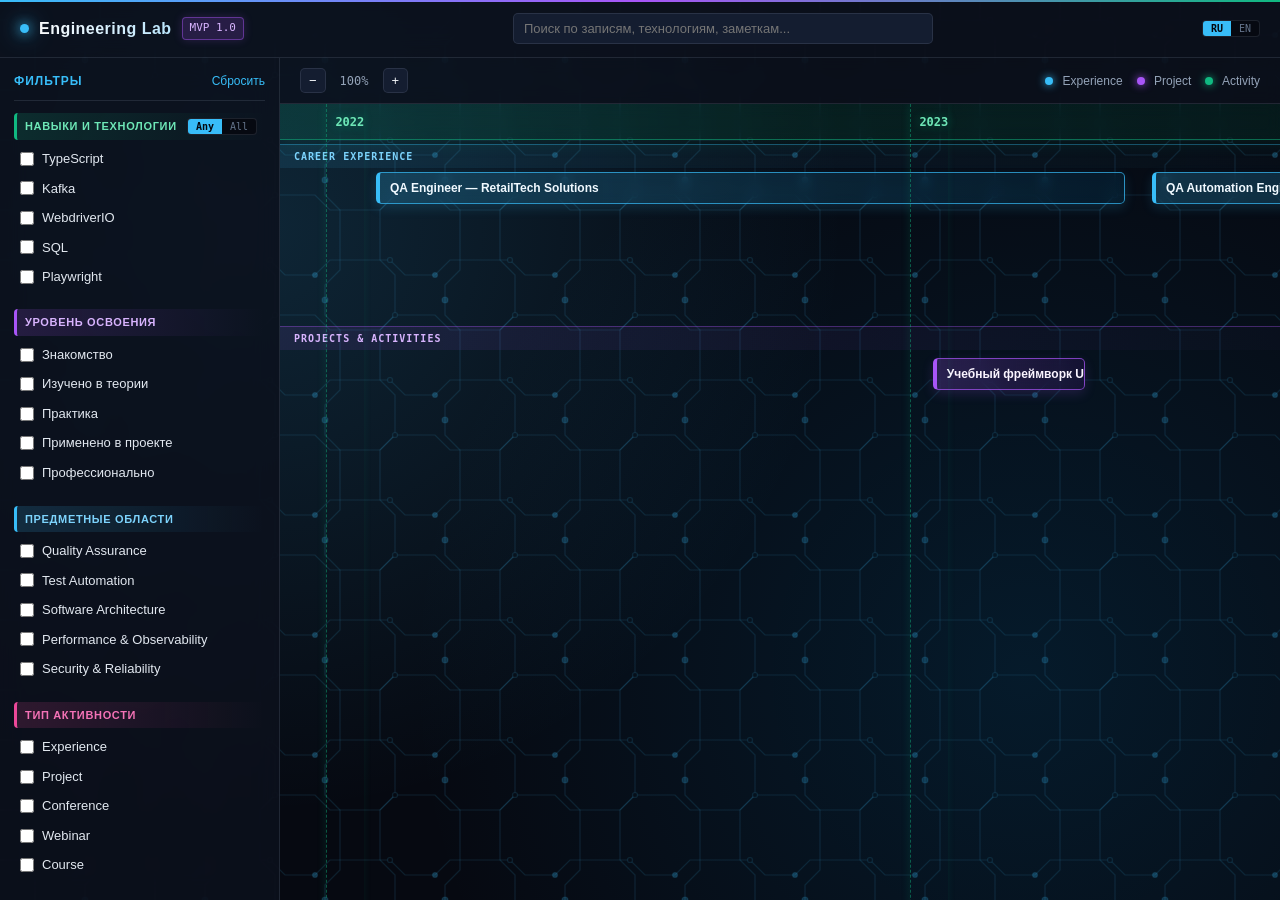
<file: index.html>
<!DOCTYPE html>
<html lang="ru">
<head>
  <meta charset="UTF-8" />
  <meta name="viewport" content="width=device-width, initial-scale=1.0" />
  <title>Engineering Lab — Career Timeline</title>
  <link rel="icon" type="image/svg+xml" href="[data-uri]" />

  <link rel="stylesheet" href="css/base.css" />
  <link rel="stylesheet" href="css/layout.css" />
  <link rel="stylesheet" href="css/components.css" />
  <link rel="stylesheet" href="css/timeline.css" />
</head>
<body>
  <div class="app-shell">
    <!-- Верхняя панель управления -->
    <header class="topbar">
      <div class="topbar__brand">
        <span class="brand-dot"></span>
        <h1>Engineering Lab</h1>
        <span class="badge badge--version">MVP 1.0</span>
      </div>

      <div class="topbar__search">
        <input type="search" id="searchInput" class="input" data-i18n-placeholder="search_placeholder" placeholder="Поиск по записям, технологиям, заметкам..." />
      </div>

            <div class="topbar__actions">
        <div class="toggle-pill" id="langToggle" title="Язык интерфейса / Language">
          <button data-lang="ru" class="active">RU</button>
          <button data-lang="en">EN</button>
        </div>
        <button id="btnImport" class="btn btn--ghost edit-only" data-i18n="btn_import">Импорт JSON</button>
        <button id="btnExport" class="btn btn--ghost edit-only" data-i18n="btn_export">Экспорт JSON</button>
        <button id="btnNewRecord" class="btn btn--primary edit-only" data-i18n="btn_new">+ Добавить запись</button>
        <input type="file" id="fileInput" accept=".json" hidden />
      </div>
    </header>

    <!-- Основная рабочая область -->
    <div class="workspace">
      <!-- Боковая панель фильтров -->
      <aside class="sidebar">
        <div class="sidebar__header">
          <h2 data-i18n="filters_title">Фильтры</h2>
          <button id="btnResetFilters" class="btn-link" data-i18n="btn_reset">Сбросить</button>
        </div>

        <div class="filter-group">
          <div class="filter-group__title">
            <span data-i18n="filter_tech">Навыки и технологии</span>
            <div class="toggle-pill" id="techLogicToggle">
              <button data-mode="ANY" class="active">Any</button>
              <button data-mode="ALL">All</button>
            </div>
          </div>
          <div id="filterTechnologies" class="filter-list"></div>
        </div>

        <div class="filter-group">
          <div class="filter-group__title" data-i18n="filter_levels">Уровень освоения</div>
          <div id="filterLevels" class="filter-list"></div>
        </div>

        <div class="filter-group">
          <div class="filter-group__title" data-i18n="filter_domains">Предметные области</div>
          <div id="filterDomains" class="filter-list"></div>
        </div>

        <div class="filter-group">
          <div class="filter-group__title" data-i18n="filter_types">Тип активности</div>
          <div id="filterTypes" class="filter-list"></div>
        </div>
      </aside>

      <!-- Контейнер Timeline -->
      <main class="timeline-viewport">
        <div class="timeline-controls">
          <div class="zoom-controls">
            <button id="btnZoomOut" class="btn btn--icon" title="Отдалить">−</button>
            <span id="zoomLabel" class="mono-text">100%</span>
            <button id="btnZoomIn" class="btn btn--icon" title="Приблизить">+</button>
          </div>
          <div class="legend">
            <span class="legend-item"><i class="dot dot--exp"></i> Experience</span>
            <span class="legend-item"><i class="dot dot--proj"></i> Project</span>
            <span class="legend-item"><i class="dot dot--act"></i> Activity</span>
          </div>
        </div>

        <!-- Полоса выбранных фильтров -->
        <div id="activeFiltersBar" class="active-filters-bar hidden"></div>

        <div id="timelineCanvas" class="timeline-canvas">
          <div class="empty-state">
            <p data-i18n="empty_db">Нет данных для отображения</p>
            <button id="btnLoadSample" class="btn btn--secondary" data-i18n="btn_load_sample">Загрузить демо-данные</button>
          </div>
        </div>
      </main>

      <!-- Правая панель деталей / редактора -->
      <aside id="drawerPanel" class="drawer hidden">
        <div class="drawer__header">
          <h3 id="drawerTitle" data-i18n="details_title">Детали записи</h3>
          <button id="btnCloseDrawer" class="btn btn--icon">✕</button>
        </div>
        <div id="drawerContent" class="drawer__body"></div>
      </aside>
    </div>
  </div>

  <script type="module" src="js/app.js"></script>
</body>
</html>
</file>
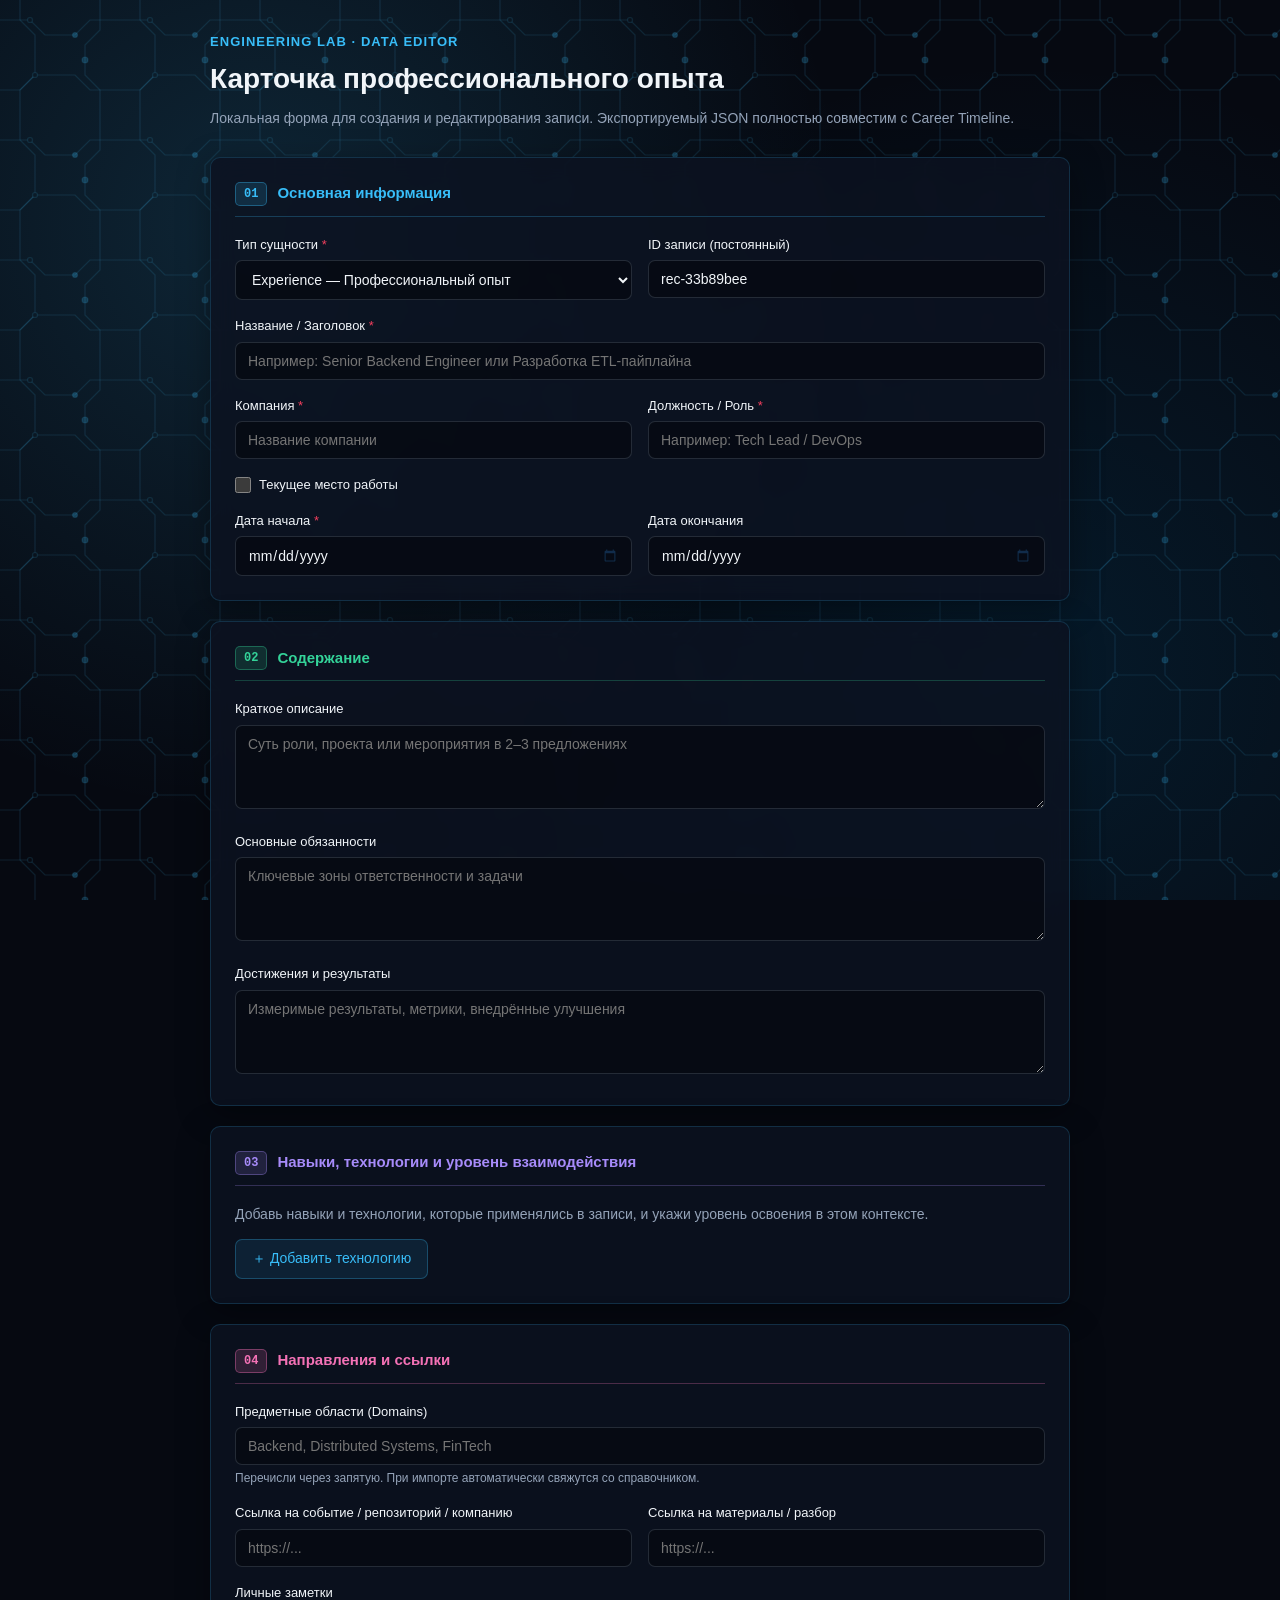
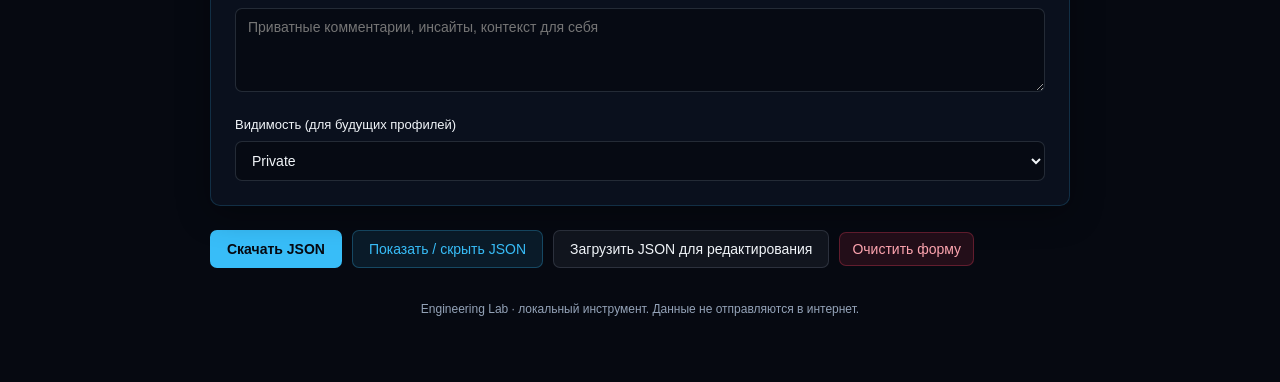
<file: engineering-lab-data-editor.html>
<!DOCTYPE html>
<html lang="ru">
<head>
  <meta charset="UTF-8" />
  <meta name="viewport" content="width=device-width, initial-scale=1.0" />
  <title>Engineering Lab — Data Editor</title>
  <link rel="icon" type="image/svg+xml" href="data:image/svg+xml,%3Csvg xmlns='http://www.w3.org/2000/svg' viewBox='0 0 64 64'%3E%3Crect width='64' height='64' rx='14' fill='%23060911'/%3E%3Crect x='16' y='16' width='32' height='32' rx='6' fill='%230f172a' stroke='%2338bdf8' stroke-width='3'/%3E%3Ccircle cx='32' cy='32' r='6' fill='%2338bdf8'/%3E%3Cpath d='M24 8v8M32 8v8M40 8v8M24 48v8M32 48v8M40 48v8M8 24h8M8 32h8M8 40h8M48 24h8M48 32h8M48 40h8' stroke='%2338bdf8' stroke-width='3' stroke-linecap='round'/%3E%3C/svg%3E" />
  <style>
    :root {
      --bg-base: #060911;
      --surface: rgba(13, 19, 33, 0.84);
      --border: rgba(56, 189, 248, 0.18);
      --border-focus: #38bdf8;
      --text-main: #f1f5f9;
      --text-muted: #94a3b8;
      --accent: #38bdf8;
      --accent-hover: #0ea5e9;
      --danger: #f43f5e;
      --success: #10b981;
      --radius: 10px;
      color-scheme: dark;
    }

    * {
      box-sizing: border-box;
      margin: 0;
      padding: 0;
    }

    body {
      font-family: -apple-system, BlinkMacSystemFont, "Segoe UI", Roboto, Inter, sans-serif;
      background-color: var(--bg-base);
      color: var(--text-main);
      line-height: 1.5;
      min-height: 100vh;
      padding: 32px 16px 64px;
      background-attachment: fixed;
      /* Голубая топология микросхемы (Base64 SVG) + глубокое голубое свечение */
      background-image:
        radial-gradient(circle at 20% 25%, rgba(56, 189, 248, 0.16) 0%, transparent 48%),
        radial-gradient(circle at 80% 75%, rgba(2, 132, 199, 0.14) 0%, transparent 50%),
        url("[data-uri]");
      background-size: 100% 100%, 100% 100%, 120px 120px;
    }

    .container {
      max-width: 860px;
      margin: 0 auto;
    }

    header {
      margin-bottom: 28px;
    }

    .brand {
      font-size: 13px;
      font-weight: 600;
      letter-spacing: 0.08em;
      text-transform: uppercase;
      color: var(--accent);
      margin-bottom: 6px;
    }

    h1 {
      font-size: 28px;
      font-weight: 700;
      margin-bottom: 8px;
    }

    .subtitle {
      color: var(--text-muted);
      font-size: 14px;
    }

    .card {
      background: var(--surface);
      backdrop-filter: blur(12px);
      -webkit-backdrop-filter: blur(12px);
      border: 1px solid var(--border);
      border-radius: var(--radius);
      padding: 24px;
      margin-bottom: 20px;
      box-shadow: 0 8px 32px rgba(0, 0, 0, 0.35);
    }

    /* Цветные заголовки разделов */
    .section-title {
      font-size: 15px;
      font-weight: 600;
      margin-bottom: 18px;
      padding-bottom: 10px;
      border-bottom: 1px solid rgba(148, 163, 184, 0.14);
      display: flex;
      align-items: center;
      gap: 10px;
    }

    .sec-badge {
      font-family: "JetBrains Mono", Consolas, monospace;
      font-size: 12px;
      font-weight: 700;
      padding: 2px 8px;
      border-radius: 5px;
    }

    .sec-01 { color: #38bdf8; border-bottom-color: rgba(56, 189, 248, 0.25); }
    .sec-01 .sec-badge { background: rgba(56, 189, 248, 0.15); border: 1px solid rgba(56, 189, 248, 0.35); }

    .sec-02 { color: #34d399; border-bottom-color: rgba(52, 211, 153, 0.25); }
    .sec-02 .sec-badge { background: rgba(52, 211, 153, 0.15); border: 1px solid rgba(52, 211, 153, 0.35); }

    .sec-03 { color: #a78bfa; border-bottom-color: rgba(167, 139, 250, 0.25); }
    .sec-03 .sec-badge { background: rgba(167, 139, 250, 0.15); border: 1px solid rgba(167, 139, 250, 0.35); }

    /* 4 заголовок группы — розовый */
    .sec-04 { color: #f472b6; border-bottom-color: rgba(244, 114, 182, 0.28); }
    .sec-04 .sec-badge { background: rgba(244, 114, 182, 0.16); border: 1px solid rgba(244, 114, 182, 0.38); color: #f472b6; }

    .grid-2 {
      display: grid;
      grid-template-columns: 1fr 1fr;
      gap: 16px;
    }

    .grid-3 {
      display: grid;
      grid-template-columns: 1fr 1fr 1fr;
      gap: 12px;
    }

    @media (max-width: 640px) {
      .grid-2, .grid-3 {
        grid-template-columns: 1fr;
      }
    }

    .field {
      margin-bottom: 16px;
    }

    .field:last-child {
      margin-bottom: 0;
    }

    label {
      display: block;
      font-size: 13px;
      font-weight: 500;
      color: var(--text-main);
      margin-bottom: 6px;
    }

    .req {
      color: var(--danger);
    }

    .hint {
      display: block;
      font-size: 12px;
      color: var(--text-muted);
      margin-top: 4px;
    }

    .input, select, textarea {
      width: 100%;
      background: rgba(6, 9, 17, 0.78);
      border: 1px solid rgba(148, 163, 184, 0.22);
      border-radius: 7px;
      padding: 10px 12px;
      color: var(--text-main);
      font-size: 14px;
      font-family: inherit;
      transition: border-color 0.2s, box-shadow 0.2s;
    }

    input[type="date"] {
      color-scheme: dark;
      cursor: pointer;
    }

    input[type="date"]::-webkit-calendar-picker-indicator {
      cursor: pointer;
      filter: invert(0.85) sepia(1) saturate(4) hue-rotate(170deg);
      opacity: 0.85;
    }

    input[type="date"]::-webkit-calendar-picker-indicator:hover {
      opacity: 1;
    }

    .input:focus, select:focus, textarea:focus {
      outline: none;
      border-color: var(--border-focus);
      box-shadow: 0 0 0 3px rgba(56, 189, 248, 0.15);
    }

    .input:disabled {
      opacity: 0.45;
      cursor: not-allowed;
    }

    .input.invalid {
      border-color: var(--danger);
      box-shadow: 0 0 0 3px rgba(244, 63, 94, 0.18);
    }

    textarea {
      min-height: 84px;
      resize: vertical;
    }

    .checkbox-row {
      display: flex;
      align-items: center;
      gap: 8px;
      margin-top: 8px;
      cursor: pointer;
      user-select: none;
    }

    .checkbox-row input[type="checkbox"] {
      width: 16px;
      height: 16px;
      accent-color: var(--accent);
      cursor: pointer;
    }

    .tech-card {
      background: rgba(6, 9, 17, 0.55);
      border: 1px solid rgba(167, 139, 250, 0.22);
      border-radius: 8px;
      padding: 16px;
      margin-bottom: 12px;
    }

    .tech-header {
      display: flex;
      gap: 10px;
      margin-bottom: 12px;
      align-items: center;
    }

    .btn {
      display: inline-flex;
      align-items: center;
      justify-content: center;
      gap: 6px;
      padding: 10px 16px;
      border-radius: 7px;
      font-size: 14px;
      font-weight: 500;
      cursor: pointer;
      border: 1px solid transparent;
      transition: all 0.2s;
      font-family: inherit;
    }

    .btn-primary {
      background: var(--accent);
      color: #060911;
      font-weight: 600;
    }

    .btn-primary:hover {
      background: var(--accent-hover);
    }

    .btn-secondary {
      background: rgba(56, 189, 248, 0.1);
      border-color: rgba(56, 189, 248, 0.28);
      color: var(--accent);
    }

    .btn-secondary:hover {
      background: rgba(56, 189, 248, 0.18);
    }

    .btn-ghost {
      background: rgba(148, 163, 184, 0.08);
      border-color: rgba(148, 163, 184, 0.2);
      color: var(--text-main);
    }

    .btn-ghost:hover {
      background: rgba(148, 163, 184, 0.15);
    }

    .btn-danger {
      background: rgba(244, 63, 94, 0.12);
      border-color: rgba(244, 63, 94, 0.3);
      color: #fda4af;
      padding: 8px 12px;
    }

    .btn-danger:hover {
      background: rgba(244, 63, 94, 0.22);
    }

    .actions-bar {
      display: flex;
      flex-wrap: wrap;
      gap: 10px;
      margin-top: 24px;
      align-items: center;
    }

    /* Сообщение валидации рядом с кнопкой */
    .action-feedback {
      margin-top: 12px;
      padding: 12px 16px;
      border-radius: 8px;
      font-size: 13px;
      line-height: 1.45;
      display: none;
    }

    .action-feedback.error {
      display: block;
      background: rgba(244, 63, 94, 0.15);
      border: 1px solid rgba(244, 63, 94, 0.42);
      color: #fecdd3;
    }

    .action-feedback.success {
      display: block;
      background: rgba(16, 185, 129, 0.15);
      border: 1px solid rgba(16, 185, 129, 0.42);
      color: #a7f3d0;
    }

    .action-feedback ul {
      margin: 6px 0 0 18px;
    }

    .hidden {
      display: none !important;
    }

    .preview-box {
      margin-top: 20px;
    }

    .preview-header {
      display: flex;
      justify-content: space-between;
      align-items: center;
      margin-bottom: 10px;
    }

    pre {
      background: #04060c;
      border: 1px solid rgba(56, 189, 248, 0.2);
      border-radius: 8px;
      padding: 16px;
      overflow-x: auto;
      font-family: "JetBrains Mono", "Fira Code", Consolas, monospace;
      font-size: 13px;
      color: #7dd3fc;
      max-height: 440px;
    }

    footer {
      text-align: center;
      color: var(--text-muted);
      font-size: 12px;
      margin-top: 32px;
    }
  </style>
</head>
<body>
  <div class="container">
    <header>
      <div class="brand">Engineering Lab · Data Editor</div>
      <h1 id="pageTitle">Карточка профессионального опыта</h1>
      <p class="subtitle">Локальная форма для создания и редактирования записи. Экспортируемый JSON полностью совместим с Career Timeline.</p>
    </header>

    <!-- 01 / Основная информация -->
    <section class="card">
      <h2 class="section-title sec-01"><span class="sec-badge">01</span> Основная информация</h2>

      <div class="grid-2 field">
        <div>
          <label for="recordType">Тип сущности <span class="req">*</span></label>
          <select id="recordType" class="input">
            <option value="Experience">Experience — Профессиональный опыт</option>
            <option value="Activity">Activity — Обучение и активность</option>
            <option value="Project">Project — Проект</option>
          </select>
        </div>
        <div>
          <label for="recordId">ID записи (постоянный)</label>
          <input type="text" id="recordId" class="input" readonly />
        </div>
      </div>

      <div class="field">
        <label for="title">Название / Заголовок <span class="req">*</span></label>
        <input type="text" id="title" class="input" placeholder="Например: Senior Backend Engineer или Разработка ETL-пайплайна" />
      </div>

      <div id="sec01Dynamic"></div>

      <div class="grid-2 field" style="margin-top: 16px;">
        <div>
          <label for="startDate">Дата начала <span class="req">*</span></label>
          <input type="date" id="startDate" class="input" />
        </div>
        <div>
          <label for="endDate">Дата окончания</label>
          <input type="date" id="endDate" class="input" />
        </div>
      </div>
    </section>

    <!-- 02 / Содержание -->
    <section class="card">
      <h2 class="section-title sec-02"><span class="sec-badge">02</span> Содержание</h2>

      <div class="field">
        <label for="description">Краткое описание</label>
        <textarea id="description" class="input" placeholder="Суть роли, проекта или мероприятия в 2–3 предложениях"></textarea>
      </div>

      <div id="sec02Dynamic"></div>
    </section>

    <!-- 03 / Навыки, технологии и уровень взаимодействия -->
    <section class="card">
      <h2 class="section-title sec-03"><span class="sec-badge">03</span> Навыки, технологии и уровень взаимодействия</h2>
      <p class="subtitle" style="margin-bottom: 14px;">Добавь навыки и технологии, которые применялись в записи, и укажи уровень освоения в этом контексте.</p>

      <div id="techList"></div>
      <button type="button" id="btnAddTech" class="btn btn-secondary">＋ Добавить технологию</button>
    </section>

    <!-- 04 / Направления и ссылки (розовый заголовок) -->
    <section class="card">
      <h2 class="section-title sec-04"><span class="sec-badge">04</span> Направления и ссылки</h2>

      <div class="field">
        <label for="domains">Предметные области (Domains)</label>
        <input type="text" id="domains" class="input" placeholder="Backend, Distributed Systems, FinTech" />
        <span class="hint">Перечисли через запятую. При импорте автоматически свяжутся со справочником.</span>
      </div>

      <div class="grid-2 field">
        <div>
          <label for="linkSource">Ссылка на событие / репозиторий / компанию</label>
          <input type="url" id="linkSource" class="input" placeholder="https://..." />
        </div>
        <div>
          <label for="linkMaterials">Ссылка на материалы / разбор</label>
          <input type="url" id="linkMaterials" class="input" placeholder="https://..." />
        </div>
      </div>

      <div class="field">
        <label for="notes">Личные заметки</label>
        <textarea id="notes" class="input" placeholder="Приватные комментарии, инсайты, контекст для себя"></textarea>
      </div>

      <div class="field">
        <label for="visibility">Видимость (для будущих профилей)</label>
        <select id="visibility" class="input">
          <option value="Private">Private</option>
          <option value="Public">Public</option>
        </select>
      </div>
    </section>

    <div class="actions-bar">
      <button type="button" id="btnDownloadJson" class="btn btn-primary">Скачать JSON</button>
      <button type="button" id="btnTogglePreview" class="btn btn-secondary">Показать / скрыть JSON</button>
      <button type="button" id="btnUploadJson" class="btn btn-ghost">Загрузить JSON для редактирования</button>
      <button type="button" id="btnResetForm" class="btn btn-danger">Очистить форму</button>
      <input type="file" id="jsonFileInput" accept=".json,application/json" class="hidden" />
    </div>

    <!-- Сообщение валидации / статуса прямо рядом с кнопками -->
    <div id="actionFeedback" class="action-feedback" role="alert"></div>

    <section id="previewSection" class="card preview-box hidden">
      <div class="preview-header">
        <span style="font-size: 13px; font-weight: 600; color: var(--accent);">JSON Preview (Schema v1.0.0)</span>
        <button type="button" id="btnCopyJson" class="btn btn-secondary" style="padding: 6px 12px; font-size: 13px;">Скопировать JSON</button>
      </div>
      <pre id="jsonPreview"></pre>
    </section>

    <footer>
      Engineering Lab · локальный инструмент. Данные не отправляются в интернет.
    </footer>
  </div>

  <script>
    const PROFICIENCY_LEVELS = [
      { value: 'Exposed', label: 'Знакомство (Exposed)' },
      { value: 'Studied', label: 'Изучено в теории (Studied)' },
      { value: 'Practiced', label: 'Практика (Practiced)' },
      { value: 'Applied', label: 'Применено в проекте (Applied)' },
      { value: 'Professional', label: 'Профессионально (Professional)' }
    ];

    const RELEVANCE_LEVELS = ['Primary', 'Secondary', 'Background'];
    const EVIDENCE_TYPES = [
      'Professional Work',
      'Personal Project',
      'Experiment',
      'Course',
      'Conference/Webinar',
      'Self-study'
    ];

    const recordTypeEl = document.getElementById('recordType');
    const recordIdEl = document.getElementById('recordId');
    const sec01Dynamic = document.getElementById('sec01Dynamic');
    const sec02Dynamic = document.getElementById('sec02Dynamic');
    const techListEl = document.getElementById('techList');
    const jsonPreviewEl = document.getElementById('jsonPreview');
    const feedbackEl = document.getElementById('actionFeedback');

    let createdAt = new Date().toISOString();
    let techRows = [];

    function showFeedback(htmlMessage, type = 'error') {
      feedbackEl.innerHTML = htmlMessage;
      feedbackEl.className = 'action-feedback ' + type;
    }

    function clearFeedback() {
      feedbackEl.className = 'action-feedback';
      feedbackEl.innerHTML = '';
    }

    function newId(prefix) {
      const uid = (typeof crypto !== 'undefined' && crypto.randomUUID)
        ? crypto.randomUUID().slice(0, 8)
        : Math.random().toString(36).substring(2, 10);
      return prefix + '-' + uid;
    }

    function slugify(text, prefix) {
      const normalized = text
        .trim()
        .toLowerCase()
        .replace(/\+\+/g, 'pp')
        .replace(/#/g, 'sharp')
        .replace(/\./g, 'dot')
        .replace(/[^a-z0-9а-яё]+/gi, '-')
        .replace(/^-+|-+$/g, '');
      return prefix + '-' + (normalized || newId('item'));
    }

    function syncEndDateState() {
      const isCurrentEl = document.getElementById('isCurrent');
      const endDateEl = document.getElementById('endDate');
      if (isCurrentEl && isCurrentEl.checked) {
        endDateEl.value = '';
        endDateEl.disabled = true;
      } else {
        endDateEl.disabled = false;
      }
    }

    function renderDynamicFields(type, data = {}) {
      const titles = {
        Experience: 'Карточка профессионального опыта',
        Activity: 'Карточка активности и обучения',
        Project: 'Карточка проекта'
      };
      document.getElementById('pageTitle').textContent = titles[type] || titles.Experience;

      sec01Dynamic.innerHTML = '';
      sec02Dynamic.innerHTML = '';

      if (type === 'Experience') {
        sec01Dynamic.innerHTML = `
          <div class="grid-2 field">
            <div>
              <label for="company">Компания <span class="req">*</span></label>
              <input type="text" id="company" class="input" placeholder="Название компании" />
            </div>
            <div>
              <label for="role">Должность / Роль <span class="req">*</span></label>
              <input type="text" id="role" class="input" placeholder="Например: Tech Lead / DevOps" />
            </div>
          </div>
          <label class="checkbox-row">
            <input type="checkbox" id="isCurrent" />
            <span>Текущее место работы</span>
          </label>
        `;

        sec02Dynamic.innerHTML = `
          <div class="field">
            <label for="responsibilities">Основные обязанности</label>
            <textarea id="responsibilities" class="input" placeholder="Ключевые зоны ответственности и задачи"></textarea>
          </div>
          <div class="field">
            <label for="achievements">Достижения и результаты</label>
            <textarea id="achievements" class="input" placeholder="Измеримые результаты, метрики, внедрённые улучшения"></textarea>
          </div>
        `;

        document.getElementById('company').value = data.company || '';
        document.getElementById('role').value = data.role || '';
        document.getElementById('isCurrent').checked = Boolean(data.isCurrent);
        document.getElementById('responsibilities').value = data.responsibilities || '';
        document.getElementById('achievements').value = data.achievements || '';

        document.getElementById('isCurrent').addEventListener('change', () => {
          syncEndDateState();
          updatePreview();
        });
      } else if (type === 'Activity') {
        const subTypes = ['Conference', 'Webinar', 'Course', 'Self-study', 'Experiment']
          .map(st => `<option value="${st}">${st}</option>`).join('');
        const formats = ['Online', 'Offline', 'Hybrid', 'Independent']
          .map(f => `<option value="${f}">${f}</option>`).join('');

        sec01Dynamic.innerHTML = `
          <div class="grid-2 field">
            <div>
              <label for="activityType">Тип активности <span class="req">*</span></label>
              <select id="activityType" class="input">${subTypes}</select>
            </div>
            <div>
              <label for="format">Формат</label>
              <select id="format" class="input">${formats}</select>
            </div>
          </div>
          <div class="field">
            <label for="organizer">Организатор / источник</label>
            <input type="text" id="organizer" class="input" placeholder="Платформа, конференция, автор курса" />
          </div>
        `;

        sec02Dynamic.innerHTML = `
          <div class="field">
            <label for="topics">Ключевые темы (через запятую)</label>
            <input type="text" id="topics" class="input" placeholder="Архитектура, Kafka, Оптимизация БД" />
          </div>
          <div class="field">
            <label for="takeaways">Мои выводы и наблюдения</label>
            <textarea id="takeaways" class="input" placeholder="Что нового узнал и как это можно применить"></textarea>
          </div>
        `;

        document.getElementById('activityType').value = data.activityType || 'Conference';
        document.getElementById('format').value = data.format || 'Online';
        document.getElementById('organizer').value = data.organizer || '';
        document.getElementById('topics').value = data.topics || '';
        document.getElementById('takeaways').value = data.takeaways || '';
      } else {
        const pTypes = ['Personal', 'Educational', 'Commercial']
          .map(pt => `<option value="${pt}">${pt}</option>`).join('');
        const statuses = ['In Progress', 'Completed', 'Planned', 'Archived']
          .map(st => `<option value="${st}">${st}</option>`).join('');

        sec01Dynamic.innerHTML = `
          <div class="grid-2 field">
            <div>
              <label for="projectType">Тип проекта</label>
              <select id="projectType" class="input">${pTypes}</select>
            </div>
            <div>
              <label for="status">Статус</label>
              <select id="status" class="input">${statuses}</select>
            </div>
          </div>
        `;

        sec02Dynamic.innerHTML = `
          <div class="field">
            <label for="goals">Цели проекта</label>
            <textarea id="goals" class="input" placeholder="Какую проблему решал проект"></textarea>
          </div>
          <div class="field">
            <label for="tasks">Задачи</label>
            <textarea id="tasks" class="input" placeholder="Основные этапы реализации"></textarea>
          </div>
          <div class="field">
            <label for="results">Результаты проекта</label>
            <textarea id="results" class="input" placeholder="Итоговый результат, стек, выводы"></textarea>
          </div>
        `;

        document.getElementById('projectType').value = data.projectType || 'Personal';
        document.getElementById('status').value = data.status || 'In Progress';
        document.getElementById('goals').value = data.goals || '';
        document.getElementById('tasks').value = data.tasks || '';
        document.getElementById('results').value = data.results || '';
      }

      syncEndDateState();
      bindLiveInputs();
      updatePreview();
    }

    function renderTechList() {
      techListEl.innerHTML = '';

      techRows.forEach((row, idx) => {
        const card = document.createElement('div');
        card.className = 'tech-card';

        const lvlOpts = PROFICIENCY_LEVELS
          .map(l => `<option value="${l.value}">${l.label}</option>`).join('');
        const relOpts = RELEVANCE_LEVELS
          .map(r => `<option value="${r}">${r}</option>`).join('');
        const evOpts = EVIDENCE_TYPES
          .map(ev => `<option value="${ev}">${ev}</option>`).join('');

        card.innerHTML = `
          <div class="tech-header">
            <input type="text" class="input js-t-name" placeholder="Технология или навык (например: Python, Docker, System Design)" />
            <button type="button" class="btn btn-danger js-t-del" title="Удалить">✕</button>
          </div>
          <div class="grid-3 field">
            <div>
              <label>Уровень освоения</label>
              <select class="input js-t-lvl">${lvlOpts}</select>
            </div>
            <div>
              <label>Значимость</label>
              <select class="input js-t-rel">${relOpts}</select>
            </div>
            <div>
              <label>Подтверждение</label>
              <select class="input js-t-ev">${evOpts}</select>
            </div>
          </div>
          <div class="field">
            <input type="text" class="input js-t-note" placeholder="Контекст применения (необязательно)" />
          </div>
        `;

        const nameInput = card.querySelector('.js-t-name');
        const lvlSelect = card.querySelector('.js-t-lvl');
        const relSelect = card.querySelector('.js-t-rel');
        const evSelect = card.querySelector('.js-t-ev');
        const noteInput = card.querySelector('.js-t-note');

        nameInput.value = row.name || '';
        lvlSelect.value = row.proficiency_level || 'Applied';
        relSelect.value = row.relevance || 'Primary';
        evSelect.value = row.evidence_type || 'Professional Work';
        noteInput.value = row.notes || '';

        nameInput.addEventListener('input', e => {
          techRows[idx].name = e.target.value;
          delete techRows[idx].techId;
          updatePreview();
        });
        lvlSelect.addEventListener('change', e => {
          techRows[idx].proficiency_level = e.target.value;
          updatePreview();
        });
        relSelect.addEventListener('change', e => {
          techRows[idx].relevance = e.target.value;
          updatePreview();
        });
        evSelect.addEventListener('change', e => {
          techRows[idx].evidence_type = e.target.value;
          updatePreview();
        });
        noteInput.addEventListener('input', e => {
          techRows[idx].notes = e.target.value;
          updatePreview();
        });
        card.querySelector('.js-t-del').addEventListener('click', () => {
          techRows.splice(idx, 1);
          renderTechList();
          updatePreview();
        });

        techListEl.appendChild(card);
      });
    }

    function validateForm() {
      document.querySelectorAll('.invalid').forEach(el => el.classList.remove('invalid'));
      const errors = [];
      let firstInvalid = null;

      function markInvalid(el, msg) {
        el.classList.add('invalid');
        errors.push(msg);
        if (!firstInvalid) firstInvalid = el;
      }

      const titleEl = document.getElementById('title');
      const startEl = document.getElementById('startDate');
      const endEl = document.getElementById('endDate');

      if (!titleEl.value.trim()) {
        markInvalid(titleEl, 'Заполните поле «Название / Заголовок *»');
      }

      if (recordTypeEl.value === 'Experience') {
        const compEl = document.getElementById('company');
        const roleEl = document.getElementById('role');
        if (!compEl.value.trim()) {
          markInvalid(compEl, 'Заполните поле «Компания *»');
        }
        if (!roleEl.value.trim()) {
          markInvalid(roleEl, 'Заполните поле «Должность / Роль *»');
        }
      }

      if (!startEl.value) {
        markInvalid(startEl, 'Укажите «Дата начала *»');
      }
      if (startEl.value && endEl.value && endEl.value < startEl.value) {
        markInvalid(endEl, '«Дата окончания» не может быть раньше «Даты начала»');
      }

      if (errors.length > 0) {
        const listHtml = errors.map(err => `<li>${err}</li>`).join('');
        showFeedback(`<strong>Не удалось сохранить JSON — исправьте ошибки:</strong><ul>${listHtml}</ul>`, 'error');
        if (firstInvalid) firstInvalid.focus();
        return false;
      }

      clearFeedback();
      return true;
    }

    function buildExportObject() {
      const type = recordTypeEl.value;
      const recId = recordIdEl.value || newId('rec');
      const now = new Date().toISOString();

      const domainNames = document.getElementById('domains').value
        .split(',')
        .map(s => s.trim())
        .filter(Boolean);

      const domainsDict = [];
      domainNames.forEach(name => {
        const domId = slugify(name, 'dom');
        if (!domainsDict.some(d => d.id === domId)) {
          domainsDict.push({ id: domId, name: name });
        }
      });

      const links = [];
      const srcUrl = document.getElementById('linkSource').value.trim();
      const matUrl = document.getElementById('linkMaterials').value.trim();
      if (srcUrl) links.push({ label: 'Источник / Событие', url: srcUrl });
      if (matUrl) links.push({ label: 'Материалы / Разбор', url: matUrl });

      const isCurrent = Boolean(document.getElementById('isCurrent')?.checked);

      const record = {
        id: recId,
        type: type,
        createdAt: createdAt,
        updatedAt: now,
        title: document.getElementById('title').value.trim(),
        description: document.getElementById('description').value.trim(),
        startDate: document.getElementById('startDate').value,
        endDate: isCurrent ? null : (document.getElementById('endDate').value || null),
        domainIds: domainsDict.map(d => d.id),
        links: links,
        notes: document.getElementById('notes').value.trim(),
        visibility: document.getElementById('visibility').value
      };

      if (type === 'Experience') {
        record.company = document.getElementById('company')?.value.trim() || '';
        record.role = document.getElementById('role')?.value.trim() || '';
        record.isCurrent = isCurrent;
        record.responsibilities = document.getElementById('responsibilities')?.value.trim() || '';
        record.achievements = document.getElementById('achievements')?.value.trim() || '';
      } else if (type === 'Activity') {
        record.activityType = document.getElementById('activityType')?.value || 'Conference';
        record.format = document.getElementById('format')?.value || 'Online';
        record.organizer = document.getElementById('organizer')?.value.trim() || '';
        record.topics = document.getElementById('topics')?.value.trim() || '';
        record.takeaways = document.getElementById('takeaways')?.value.trim() || '';
      } else {
        record.projectType = document.getElementById('projectType')?.value || 'Personal';
        record.status = document.getElementById('status')?.value || 'In Progress';
        record.goals = document.getElementById('goals')?.value.trim() || '';
        record.tasks = document.getElementById('tasks')?.value.trim() || '';
        record.results = document.getElementById('results')?.value.trim() || '';
      }

      const techDict = [];
      const recordTechnologies = [];

      techRows
        .filter(r => r.name && r.name.trim())
        .forEach(r => {
          const cleanName = r.name.trim();
          const techId = r.techId || slugify(cleanName, 'tech');

          if (!techDict.some(t => t.id === techId)) {
            techDict.push({ id: techId, name: cleanName });
          }

          recordTechnologies.push({
            id: r.linkId || newId('link'),
            record_id: recId,
            technology_id: techId,
            proficiency_level: r.proficiency_level,
            relevance: r.relevance,
            evidence_type: r.evidence_type,
            notes: (r.notes || '').trim()
          });
        });

      return {
        schemaVersion: '1.0.0',
        meta: {
          exportedAt: now,
          singleRecordExport: true
        },
        dictionaries: {
          technologies: techDict,
          domains: domainsDict
        },
        records: [record],
        recordTechnologies: recordTechnologies
      };
    }

    function updatePreview() {
      jsonPreviewEl.textContent = JSON.stringify(buildExportObject(), null, 2);
    }

    function onFieldChange(e) {
      e.target.classList.remove('invalid');
      updatePreview();
    }

    function bindLiveInputs() {
      document.querySelectorAll('.input, input[type="checkbox"]').forEach(el => {
        el.removeEventListener('input', onFieldChange);
        el.removeEventListener('change', onFieldChange);
        el.addEventListener('input', onFieldChange);
        el.addEventListener('change', onFieldChange);
      });
    }

    recordTypeEl.addEventListener('change', () => {
      clearFeedback();
      renderDynamicFields(recordTypeEl.value);
    });

    document.getElementById('btnAddTech').addEventListener('click', () => {
      techRows.push({
        name: '',
        proficiency_level: 'Applied',
        relevance: 'Primary',
        evidence_type: 'Professional Work',
        notes: ''
      });
      renderTechList();
      updatePreview();
    });

    document.getElementById('btnTogglePreview').addEventListener('click', () => {
      document.getElementById('previewSection').classList.toggle('hidden');
      updatePreview();
    });

    document.getElementById('btnCopyJson').addEventListener('click', () => {
      if (!validateForm()) return;
      updatePreview();
      navigator.clipboard.writeText(jsonPreviewEl.textContent)
        .then(() => showFeedback('JSON успешно скопирован в буфер обмена.', 'success'))
        .catch(() => showFeedback('Не удалось скопировать в буфер обмена.', 'error'));
    });

    document.getElementById('btnDownloadJson').addEventListener('click', () => {
      if (!validateForm()) return;
      const data = buildExportObject();
      const rawTitle = data.records[0]?.title || 'record';
      const titleSlug = slugify(rawTitle, 'record').slice(0, 36);

      const blob = new Blob([JSON.stringify(data, null, 2)], { type: 'application/json' });
      const url = URL.createObjectURL(blob);
      const a = document.createElement('a');
      a.href = url;
      a.download = titleSlug + '.json';
      a.click();
      URL.revokeObjectURL(url);
      showFeedback(`Файл <strong>${titleSlug}.json</strong> успешно сформирован и скачан.`, 'success');
    });

    document.getElementById('btnResetForm').addEventListener('click', () => {
      if (!confirm('Очистить все поля формы?')) return;
      createdAt = new Date().toISOString();
      recordIdEl.value = newId('rec');
      document.getElementById('title').value = '';
      document.getElementById('startDate').value = '';
      document.getElementById('endDate').value = '';
      document.getElementById('description').value = '';
      document.getElementById('domains').value = '';
      document.getElementById('linkSource').value = '';
      document.getElementById('linkMaterials').value = '';
      document.getElementById('notes').value = '';
      document.getElementById('visibility').value = 'Private';
      document.querySelectorAll('.invalid').forEach(el => el.classList.remove('invalid'));
      techRows = [];
      renderTechList();
      renderDynamicFields(recordTypeEl.value);
      showFeedback('Форма очищена.', 'success');
    });

    const fileInput = document.getElementById('jsonFileInput');
    document.getElementById('btnUploadJson').addEventListener('click', () => fileInput.click());

    fileInput.addEventListener('change', e => {
      const file = e.target.files?.[0];
      if (!file) return;

      const reader = new FileReader();
      reader.onload = ev => {
        try {
          const parsed = JSON.parse(ev.target.result);
          const rec = Array.isArray(parsed.records) ? parsed.records[0] : parsed;
          if (!rec || !rec.type) throw new Error('Некорректный формат записи (отсутствует поле type)');

          recordTypeEl.value = rec.type;
          recordIdEl.value = rec.id || newId('rec');
          createdAt = rec.createdAt || new Date().toISOString();

          document.getElementById('title').value = rec.title || '';
          document.getElementById('startDate').value = rec.startDate || '';
          document.getElementById('endDate').value = rec.endDate || '';
          document.getElementById('description').value = rec.description || '';
          document.getElementById('notes').value = rec.notes || '';
          document.getElementById('visibility').value = rec.visibility || 'Private';

          const domNames = (rec.domainIds || []).map(id =>
            parsed.dictionaries?.domains?.find(d => d.id === id)?.name || id
          );
          document.getElementById('domains').value = domNames.join(', ');

          const linksArr = Array.isArray(rec.links) ? rec.links : [];
          const srcLink = linksArr.find(l => l.label === 'Источник / Событие') || linksArr[0];
          const matLink = linksArr.find(l => l.label === 'Материалы / Разбор');
          document.getElementById('linkSource').value = srcLink?.url || '';
          document.getElementById('linkMaterials').value = (matLink && matLink !== srcLink) ? (matLink.url || '') : '';

          const links = (parsed.recordTechnologies || []).filter(l => l.record_id === rec.id);
          techRows = links.map(l => ({
            linkId: l.id,
            techId: l.technology_id,
            name: parsed.dictionaries?.technologies?.find(t => t.id === l.technology_id)?.name || l.technology_id,
            proficiency_level: l.proficiency_level || 'Applied',
            relevance: l.relevance || 'Primary',
            evidence_type: l.evidence_type || 'Professional Work',
            notes: l.notes || ''
          }));

          document.querySelectorAll('.invalid').forEach(el => el.classList.remove('invalid'));
          renderTechList();
          renderDynamicFields(rec.type, rec);
          showFeedback('Запись успешно загружена для редактирования.', 'success');
        } catch (err) {
          showFeedback('Ошибка чтения JSON: ' + err.message, 'error');
        }
      };
      reader.readAsText(file);
      fileInput.value = '';
    });

    // Инициализация
    recordIdEl.value = newId('rec');
    renderDynamicFields('Experience');
  </script>
</body>
</html>
</file>
<file: css/base.css>
:root {
  --bg-canvas: #060911;
  --bg-surface: #0c111d;
  --bg-panel: rgba(12, 17, 29, 0.85);
  --bg-elevated: #141d30;

  --border-subtle: rgba(148, 163, 184, 0.16);
  --border-accent: rgba(56, 189, 248, 0.45);

  --accent-cyan: #38bdf8;
  --accent-cyan-glow: rgba(56, 189, 248, 0.4);
  --accent-violet: #a855f7;
  --accent-violet-glow: rgba(168, 85, 247, 0.4);
  --accent-pink: #ec4899;
  --accent-emerald: #10b981;
  --accent-emerald-glow: rgba(16, 185, 129, 0.35);

  --text-primary: #f8fafc;
  --text-secondary: #94a3b8;
  --text-muted: #64748b;

  --font-sans: -apple-system, BlinkMacSystemFont, "Segoe UI", Roboto, sans-serif;
  --font-mono: ui-monospace, SFMono-Regular, Menlo, Consolas, monospace;

  --topbar-height: 58px;
  --sidebar-width: 280px;
  --drawer-width: 440px;
  --radius-sm: 5px;
  --radius-md: 8px;
}

* {
  box-sizing: border-box;
  margin: 0;
  padding: 0;
}

html, body {
  height: 100%;
  background-color: var(--bg-canvas);
  color: var(--text-primary);
  font-family: var(--font-sans);
  font-size: 14px;
  line-height: 1.5;
  overflow: hidden;
  /* Голубая топология микросхемы (Base64 SVG) + глубокое голубое свечение */
  background-image:
    radial-gradient(circle at 20% 25%, rgba(56, 189, 248, 0.16) 0%, transparent 48%),
    radial-gradient(circle at 80% 75%, rgba(2, 132, 199, 0.14) 0%, transparent 50%),
    url("[data-uri]");
  background-size: 100% 100%, 100% 100%, 120px 120px;
}

::-webkit-scrollbar {
  width: 6px;
  height: 6px;
}
::-webkit-scrollbar-track {
  background: rgba(6, 9, 17, 0.6);
}
::-webkit-scrollbar-thumb {
  background: rgba(56, 189, 248, 0.3);
  border-radius: 3px;
}
::-webkit-scrollbar-thumb:hover {
  background: rgba(56, 189, 248, 0.6);
}

.mono-text {
  font-family: var(--font-mono);
  font-size: 12px;
}

.hidden {
  display: none !important;
}

/* Скрываем кнопки редактирования, импорта и экспорта, если не передан ключ ?edit=true */
body:not(.is-edit-mode) .edit-only {
  display: none !important;
}
</file>
<file: css/layout.css>
.app-shell {
  display: flex;
  flex-direction: column;
  height: 100vh;
  width: 100vw;
}

.topbar {
  position: relative;
  height: var(--topbar-height);
  background: var(--bg-panel);
  backdrop-filter: blur(14px);
  border-bottom: 1px solid var(--border-subtle);
  display: flex;
  align-items: center;
  justify-content: space-between;
  padding: 0 20px;
  gap: 16px;
  z-index: 20;
}

/* Неоновая линия по верхнему краю экрана */
.topbar::before {
  content: "";
  position: absolute;
  top: 0;
  left: 0;
  right: 0;
  height: 2px;
  background: linear-gradient(90deg, var(--accent-cyan), var(--accent-violet), var(--accent-emerald));
}

.topbar__brand {
  display: flex;
  align-items: center;
  gap: 10px;
}

.topbar__brand h1 {
  font-size: 16px;
  font-weight: 700;
  letter-spacing: 0.03em;
  background: linear-gradient(90deg, #f8fafc, #bae6fd);
  -webkit-background-clip: text;
  -webkit-text-fill-color: transparent;
}

.brand-dot {
  width: 9px;
  height: 9px;
  border-radius: 50%;
  background: var(--accent-cyan);
  box-shadow: 0 0 12px var(--accent-cyan), 0 0 24px var(--accent-cyan);
}

.topbar__search {
  flex: 1;
  max-width: 420px;
}

.topbar__actions {
  display: flex;
  align-items: center;
  gap: 8px;
}

.workspace {
  display: flex;
  flex: 1;
  min-height: 0;
  overflow: hidden;
  position: relative;
}

.sidebar {
  width: var(--sidebar-width);
  height: 100%;
  background: var(--bg-panel);
  backdrop-filter: blur(14px);
  border-right: 1px solid var(--border-subtle);
  padding: 14px;
  overflow: hidden;
  display: flex;
  flex-direction: column;
  gap: 12px;
  flex-shrink: 0;
}

.timeline-viewport {
  flex: 1;
  min-width: 0;
  display: flex;
  flex-direction: column;
  position: relative;
  overflow: hidden;
}

.drawer {
  width: var(--drawer-width);
  height: 100%;
  background: var(--bg-surface);
  border-left: 1px solid var(--border-accent);
  box-shadow: -12px 0 32px rgba(0, 0, 0, 0.65);
  display: flex;
  flex-direction: column;
  z-index: 15;
  flex-shrink: 0;
}
</file>
<file: css/components.css>
/* --- Поля ввода и кнопки --- */
.input {
  width: 100%;
  background: var(--bg-elevated);
  border: 1px solid var(--border-subtle);
  border-radius: var(--radius-sm);
  color: var(--text-primary);
  padding: 7px 10px;
  font-family: inherit;
  font-size: 13px;
  outline: none;
  transition: border-color 0.2s, box-shadow 0.2s;
}

.input:focus {
  border-color: var(--accent-cyan);
  box-shadow: 0 0 0 2px var(--accent-cyan-glow);
}

textarea.input {
  resize: vertical;
  min-height: 64px;
}

select.input option {
  background: var(--bg-surface);
  color: var(--text-primary);
}

.btn {
  display: inline-flex;
  align-items: center;
  justify-content: center;
  padding: 7px 14px;
  border-radius: var(--radius-sm);
  font-family: inherit;
  font-size: 13px;
  font-weight: 500;
  cursor: pointer;
  border: 1px solid transparent;
  transition: all 0.15s ease;
  white-space: nowrap;
}

.btn--sm { padding: 4px 10px; font-size: 12px; }

.btn--primary {
  background: linear-gradient(135deg, #38bdf8, #0284c7);
  color: #04070d;
  font-weight: 700;
  box-shadow: 0 0 16px var(--accent-cyan-glow);
}
.btn--primary:hover {
  filter: brightness(1.12);
  box-shadow: 0 0 22px rgba(56, 189, 248, 0.55);
}

.btn--secondary {
  background: var(--bg-elevated);
  color: var(--text-primary);
  border-color: var(--border-accent);
  box-shadow: 0 0 12px rgba(56, 189, 248, 0.15);
}
.btn--secondary:hover { border-color: var(--accent-cyan); }

.btn--ghost {
  background: rgba(21, 29, 46, 0.6);
  color: #cbd5e1;
  border-color: var(--border-subtle);
}
.btn--ghost:hover {
  color: #ffffff;
  border-color: var(--accent-cyan);
  background: rgba(56, 189, 248, 0.08);
}

.btn--icon {
  padding: 4px 8px;
  background: var(--bg-elevated);
  color: var(--text-primary);
  border: 1px solid var(--border-subtle);
}
.btn--icon:hover { border-color: var(--accent-cyan); }

.btn-link {
  background: none;
  border: none;
  color: var(--accent-cyan);
  font-size: 12px;
  cursor: pointer;
}
.btn-link:hover { text-decoration: underline; }

/* --- Бейджи и индикаторы --- */
.badge, .tag {
  display: inline-block;
  font-family: var(--font-mono);
  font-size: 11px;
  padding: 2px 7px;
  border-radius: 4px;
}

.badge--version {
  background: rgba(168, 85, 247, 0.18);
  color: #d8b4fe;
  border: 1px solid rgba(168, 85, 247, 0.45);
  box-shadow: 0 0 10px rgba(168, 85, 247, 0.2);
}

.badge--type {
  background: rgba(56, 189, 248, 0.18);
  color: #7dd3fc;
  border: 1px solid rgba(56, 189, 248, 0.4);
}

.badge--level {
  background: rgba(16, 185, 129, 0.18);
  color: #6ee7b7;
  border: 1px solid rgba(16, 185, 129, 0.4);
}

.tag {
  background: var(--bg-elevated);
  color: #cbd5e1;
  border: 1px solid var(--border-subtle);
}

.dot {
  display: inline-block;
  width: 8px;
  height: 8px;
  border-radius: 50%;
  margin-right: 6px;
}
.dot--exp { background: var(--accent-cyan); box-shadow: 0 0 8px var(--accent-cyan); }
.dot--proj { background: var(--accent-violet); box-shadow: 0 0 8px var(--accent-violet); }
.dot--act { background: var(--accent-emerald); box-shadow: 0 0 8px var(--accent-emerald); }
.text-muted { color: var(--text-muted); font-size: 12px; }

/* --- Сайдбар фильтров --- */
.sidebar__header {
  display: flex;
  justify-content: space-between;
  align-items: center;
  padding-bottom: 10px;
  border-bottom: 1px solid var(--border-subtle);
  flex-shrink: 0;
}

.sidebar__header h2 {
  font-size: 12px;
  font-weight: 700;
  text-transform: uppercase;
  letter-spacing: 0.08em;
  color: var(--accent-cyan);
}

.filter-group {
  display: flex;
  flex-direction: column;
  gap: 6px;
  min-height: 0;
  flex: 1 1 22%;
}

/* 1-я группа (Технологии) занимает треть (34%) пространства */
.filter-group:first-of-type {
  flex: 0 0 34%;
}

/* 1. Технологии — Голубой (Cyan) */
.filter-group__title {
  display: flex;
  justify-content: space-between;
  align-items: center;
  font-size: 11px;
  font-weight: 700;
  text-transform: uppercase;
  letter-spacing: 0.06em;
  padding: 5px 8px;
  border-radius: 4px;
  background: linear-gradient(90deg, rgba(56, 189, 248, 0.16), transparent);
  border-left: 3px solid #38bdf8;
  color: #7dd3fc;
  flex-shrink: 0;
}

/* 2. Уровень освоения — Изумрудный (Emerald) */
.filter-group:nth-of-type(2) .filter-group__title {
  background: linear-gradient(90deg, rgba(16, 185, 129, 0.16), transparent);
  border-left-color: #10b981;
  color: #6ee7b7;
}

/* 3. Предметные области — Фиолетовый (Violet) */
.filter-group:nth-of-type(3) .filter-group__title {
  background: linear-gradient(90deg, rgba(168, 85, 247, 0.16), transparent);
  border-left-color: #a855f7;
  color: #d8b4fe;
}

/* 4. Тип активности — Неоново-розовый (Pink) */
.filter-group:last-of-type .filter-group__title {
  background: linear-gradient(90deg, rgba(236, 72, 153, 0.16), transparent);
  border-left-color: #ec4899;
  color: #f472b6;
}

.toggle-pill {
  display: inline-flex;
  background: var(--bg-canvas);
  border: 1px solid var(--border-subtle);
  border-radius: 4px;
  overflow: hidden;
}

.toggle-pill button {
  background: transparent;
  border: none;
  color: var(--text-muted);
  font-family: var(--font-mono);
  font-size: 10px;
  padding: 2px 8px;
  cursor: pointer;
}

.toggle-pill button.active {
  background: var(--accent-cyan);
  color: #04070d;
  font-weight: 700;
}

.filter-list {
  display: flex;
  flex-direction: column;
  gap: 4px;
  flex: 1;
  min-height: 0;
  overflow-y: auto;
  padding-right: 4px;
}

.filter-checkbox {
  display: flex;
  align-items: center;
  gap: 8px;
  font-size: 13px;
  color: #e2e8f0;
  padding: 3px 6px;
  border-radius: 4px;
  cursor: pointer;
  transition: background 0.15s;
}

.filter-checkbox:hover {
  background: rgba(56, 189, 248, 0.08);
}

.filter-checkbox:has(input:checked) {
  background: rgba(56, 189, 248, 0.14);
  color: #ffffff;
}

.filter-checkbox input {
  accent-color: var(--accent-cyan);
  width: 14px;
  height: 14px;
  cursor: pointer;
}

/* --- Полоса активных (выбранных) фильтров над шкалой (цвета 1-в-1 как у групп) --- */
.active-filters-bar {
  display: flex;
  align-items: center;
  flex-wrap: wrap;
  gap: 8px;
  padding: 8px 20px;
  background: rgba(12, 17, 29, 0.85);
  border-bottom: 1px solid var(--border-subtle);
  backdrop-filter: blur(8px);
}

.active-filters-bar__label {
  font-family: var(--font-mono);
  font-size: 11px;
  text-transform: uppercase;
  letter-spacing: 0.05em;
  color: var(--text-muted);
}

.filter-chip {
  display: inline-flex;
  align-items: center;
  gap: 6px;
  font-family: var(--font-mono);
  font-size: 11px;
  padding: 2px 8px;
  border-radius: 4px;
  background: rgba(148, 163, 184, 0.14);
  border: 1px solid rgba(148, 163, 184, 0.35);
  color: #f1f5f9;
}

/* 1. Чипс технологии — Голубой (Cyan) */
.filter-chip.chip--tech {
  background: rgba(56, 189, 248, 0.16);
  border-color: rgba(56, 189, 248, 0.45);
  color: #7dd3fc;
}

/* 2. Чипс уровня освоения — Изумрудный (Emerald) */
.filter-chip.chip--level {
  background: rgba(16, 185, 129, 0.16);
  border-color: rgba(16, 185, 129, 0.45);
  color: #6ee7b7;
}

/* 3. Чипс предметной области — Фиолетовый (Violet) */
.filter-chip.chip--domain {
  background: rgba(168, 85, 247, 0.16);
  border-color: rgba(168, 85, 247, 0.45);
  color: #d8b4fe;
}

/* 4. Чипс типа активности — Неоново-розовый (Pink) */
.filter-chip.chip--type {
  background: rgba(236, 72, 153, 0.16);
  border-color: rgba(236, 72, 153, 0.45);
  color: #f472b6;
}

.filter-chip button {
  background: none;
  border: none;
  color: inherit;
  opacity: 0.75;
  cursor: pointer;
  font-size: 11px;
  line-height: 1;
}

.filter-chip button:hover {
  opacity: 1;
}

/* --- Правая панель (Drawer) и Формы --- */
.drawer__header {
  display: flex;
  justify-content: space-between;
  align-items: center;
  padding: 14px 20px;
  border-bottom: 1px solid var(--border-subtle);
  background: var(--bg-surface);
}
.drawer__header h3 { font-size: 15px; font-weight: 600; color: var(--text-primary); }

.drawer__body {
  padding: 20px 20px 40px 20px;
  overflow-y: auto;
  flex: 1;
}

.editor-form { display: flex; flex-direction: column; gap: 14px; }
.form-group { display: flex; flex-direction: column; gap: 5px; }
.form-group label { font-size: 12px; color: var(--text-secondary); font-weight: 500; }
.form-row { display: grid; grid-template-columns: 1fr 1fr; gap: 10px; }
.form-header-row { display: flex; justify-content: space-between; align-items: center; }

.tech-rows { display: flex; flex-direction: column; gap: 10px; }
.tech-link-card {
  background: var(--bg-canvas);
  border: 1px solid var(--border-subtle);
  border-left: 3px solid var(--accent-violet);
  border-radius: 6px;
  padding: 10px;
  display: flex;
  flex-direction: column;
  gap: 8px;
}
.tech-link-card__top { display: flex; gap: 8px; }

.form-actions {
  display: flex;
  justify-content: flex-end;
  gap: 10px;
  padding-top: 12px;
  border-top: 1px solid var(--border-subtle);
}

/* --- Детали записи --- */
.details-view { display: flex; flex-direction: column; gap: 16px; }
.details-meta { display: flex; justify-content: space-between; align-items: center; flex-wrap: wrap; gap: 8px; }

.details-title {
  font-size: 19px;
  font-weight: 700;
  line-height: 1.35;
  background: linear-gradient(90deg, #38bdf8, #a855f7);
  -webkit-background-clip: text;
  -webkit-text-fill-color: transparent;
}

.details-subtitle {
  font-size: 13px;
  font-weight: 500;
  color: #6ee7b7;
  margin-top: -8px;
}

.details-block { display: flex; flex-direction: column; gap: 6px; }
.details-block h4 {
  font-size: 11px;
  font-weight: 700;
  text-transform: uppercase;
  letter-spacing: 0.08em;
  color: #7dd3fc;
  padding-left: 8px;
  border-left: 2px solid var(--accent-cyan);
}
.details-block p { font-size: 13px; color: #e2e8f0; white-space: pre-line; }
.tags-row { display: flex; flex-wrap: wrap; gap: 6px; }

.detail-tech-list { display: flex; flex-direction: column; gap: 8px; }
.detail-tech-item {
  background: var(--bg-canvas);
  border: 1px solid var(--border-subtle);
  border-left: 3px solid var(--accent-cyan);
  border-radius: 5px;
  padding: 10px;
}
.detail-tech-item__top { display: flex; justify-content: space-between; align-items: center; margin-bottom: 4px; color: var(--text-primary); }
.detail-tech-item__meta { font-size: 11px; color: var(--text-secondary); }
.detail-tech-item__note { font-size: 12px; color: var(--text-muted); margin-top: 6px; font-style: italic; }

.details-actions {
  display: flex;
  gap: 8px;
  padding-top: 16px;
border-top: 1px solid var(--border-subtle);
}
.empty-state {
position: absolute;
inset: 0;
display: flex;
flex-direction: column;
align-items: center;
justify-content: center;
gap: 14px;
color: var(--text-secondary);
}
</file>
<file: css/timeline.css>
.timeline-controls {
  display: flex;
  justify-content: space-between;
  align-items: center;
  padding: 10px 20px;
  border-bottom: 1px solid var(--border-subtle);
  background: rgba(12, 17, 29, 0.78);
  backdrop-filter: blur(8px);
}

.zoom-controls, .legend {
  display: flex;
  align-items: center;
  gap: 14px;
  font-size: 12px;
  color: var(--text-secondary);
}

.timeline-canvas {
  flex: 1;
  overflow: auto;
  position: relative;
  cursor: grab;
}

.tl-track {
  position: relative;
  min-width: 100%;
  min-height: 100%;
}

/* Изумрудный спокойный градиент полосы календаря */
.tl-axis {
  position: sticky;
  top: 0;
  height: 36px;
  background: linear-gradient(90deg, rgba(16, 185, 129, 0.16), rgba(5, 150, 105, 0.08), rgba(12, 17, 29, 0.94));
  border-bottom: 1.5px solid rgba(16, 185, 129, 0.5);
  box-shadow: 0 4px 16px rgba(16, 185, 129, 0.1);
  backdrop-filter: blur(8px);
  z-index: 6;
}

/* Яркие вертикальные линии годов */
.tl-year-marker {
  position: absolute;
  top: 0;
  border-left: 1.5px dashed rgba(16, 185, 129, 0.45);
  box-shadow: -1px 0 8px rgba(16, 185, 129, 0.12);
  padding-left: 8px;
  pointer-events: none;
}

.tl-year-marker span {
  font-family: var(--font-mono);
  font-size: 12px;
  font-weight: 700;
  color: #6ee7b7;
  line-height: 36px;
  text-shadow: 0 0 10px rgba(16, 185, 129, 0.45);
}

.tl-month-marker {
  border-left: 1px dashed rgba(148, 163, 184, 0.22);
  box-shadow: none;
}

.tl-month-marker span {
  font-size: 10px;
  font-weight: 500;
  color: #94a3b8;
  text-shadow: none;
}

/* Заголовки секций на шкале */
.tl-divider {
  position: absolute;
  left: 0;
  right: 0;
  padding: 4px 14px;
  font-family: var(--font-mono);
  font-size: 10px;
  font-weight: 700;
  text-transform: uppercase;
  letter-spacing: 0.1em;
  pointer-events: none;
}

.tl-divider--exp {
  border-top: 1px solid rgba(56, 189, 248, 0.35);
  background: linear-gradient(90deg, rgba(56, 189, 248, 0.1), transparent 40%);
  color: #7dd3fc;
}

.tl-divider--sub {
  border-top: 1px solid rgba(168, 85, 247, 0.35);
  background: linear-gradient(90deg, rgba(168, 85, 247, 0.1), transparent 40%);
  color: #d8b4fe;
}

/* Карточки на шкале */
.tl-item {
  position: absolute;
  height: 32px;
  border-radius: 5px;
  padding: 0 10px;
  display: flex;
  align-items: center;
  font-size: 12px;
  font-weight: 600;
  cursor: pointer;
  white-space: nowrap;
  overflow: hidden;
  text-overflow: ellipsis;
  backdrop-filter: blur(6px);
  z-index: 3;
  transition: transform 0.15s ease, box-shadow 0.15s ease, filter 0.15s ease, border-color 0.15s ease;
}

.tl-item:hover {
  transform: translateY(-1px);
  filter: brightness(1.12);
  z-index: 10;
}

.tl-item--experience {
  background: linear-gradient(90deg, rgba(56, 189, 248, 0.22), rgba(2, 132, 199, 0.12));
  border: 1px solid rgba(56, 189, 248, 0.7);
  border-left: 4px solid var(--accent-cyan);
  color: #f0f9ff;
  box-shadow: 0 4px 12px rgba(56, 189, 248, 0.16);
}

.tl-item--project {
  background: linear-gradient(90deg, rgba(168, 85, 247, 0.22), rgba(126, 34, 206, 0.12));
  border: 1px solid rgba(168, 85, 247, 0.7);
  border-left: 4px solid var(--accent-violet);
  color: #faf5ff;
  box-shadow: 0 4px 12px rgba(168, 85, 247, 0.16);
}

.tl-item--activity {
  background: linear-gradient(90deg, rgba(16, 185, 129, 0.22), rgba(5, 150, 105, 0.12));
  border: 1px solid rgba(16, 185, 129, 0.7);
  border-left: 4px solid var(--accent-emerald);
  color: #ecfdf5;
  box-shadow: 0 4px 12px rgba(16, 185, 129, 0.16);
}

/* Выделенная (активная) карточка — более тёмный, глубокий и насыщенный цвет без белой рамки */
.tl-item--selected {
  transform: translateY(-2px);
  z-index: 15 !important;
}

.tl-item--experience.tl-item--selected {
  background: linear-gradient(90deg, #06283d, #0a3d5c);
  border: 1.5px solid #38bdf8;
  border-left: 5px solid #38bdf8;
  color: #ffffff;
  box-shadow: 0 0 22px rgba(56, 189, 248, 0.55), inset 0 0 12px rgba(56, 189, 248, 0.25);
}

.tl-item--project.tl-item--selected {
  background: linear-gradient(90deg, #270e45, #3b1566);
  border: 1.5px solid #a855f7;
  border-left: 5px solid #a855f7;
  color: #ffffff;
  box-shadow: 0 0 22px rgba(168, 85, 247, 0.55), inset 0 0 12px rgba(168, 85, 247, 0.25);
}

.tl-item--activity.tl-item--selected {
  background: linear-gradient(90deg, #052e22, #084735);
  border: 1.5px solid #10b981;
  border-left: 5px solid #10b981;
  color: #ffffff;
  box-shadow: 0 0 22px rgba(16, 185, 129, 0.55), inset 0 0 12px rgba(16, 185, 129, 0.25);
}


/* Точечные события */
.tl-item--point {
  border-radius: 50%;
  padding: 0;
  width: 14px !important;
  height: 14px !important;
  margin-top: 9px;
  overflow: visible;
  border-left-width: 1px;
}

.tl-item--point .tl-item__label {
  position: absolute;
  left: 20px;
  font-size: 12px;
  font-weight: 500;
  color: var(--text-primary);
  text-shadow: 0 1px 4px rgba(0, 0, 0, 0.85);
}
</file>
